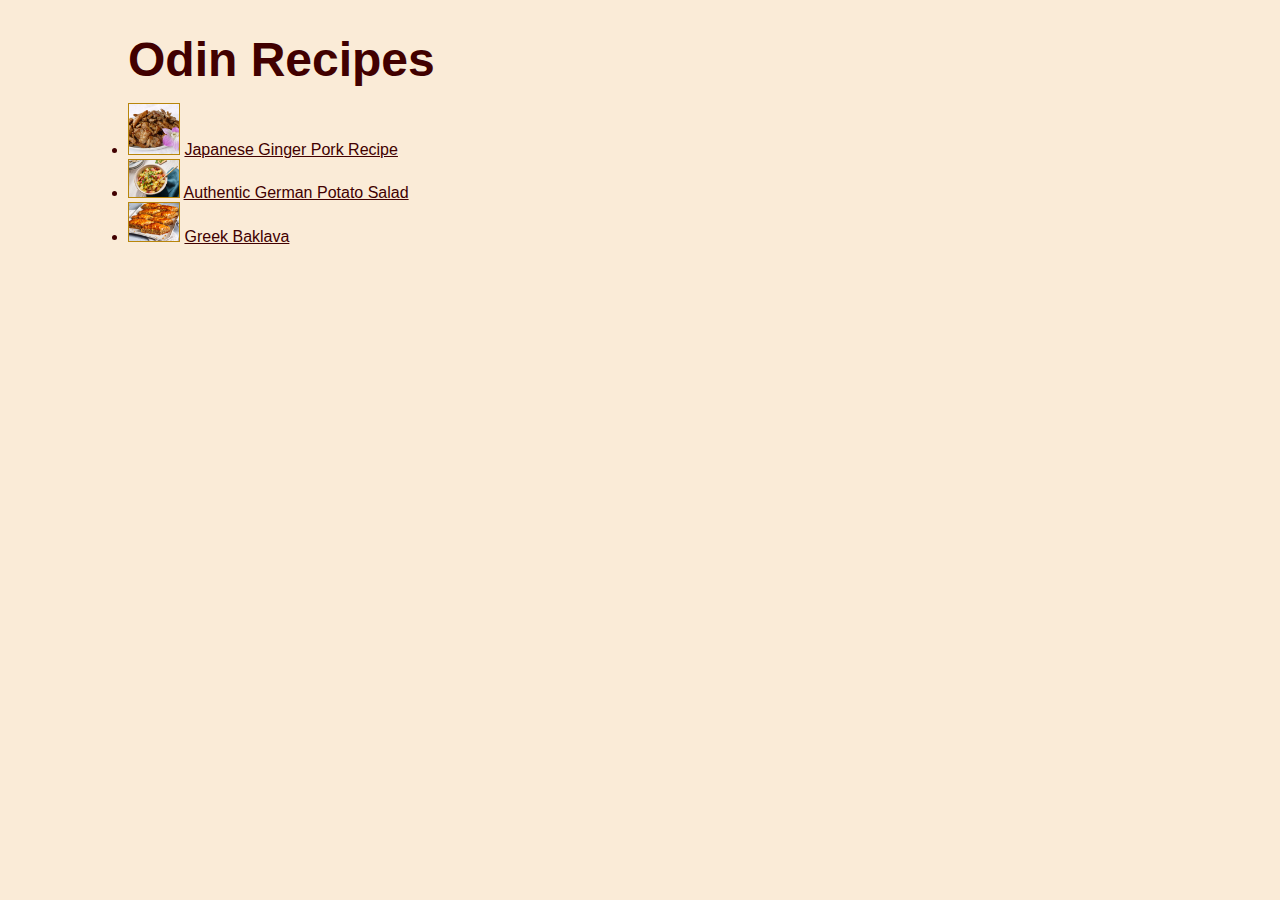
<file: index.html>
<!DOCTYPE html>
<html lang="en">
<head>
  <meta charset="UTF-8">
  <meta name="viewport" content="width=device-width, initial-scale=1.0">
  <title>Odin Recipes</title>
  <link rel="stylesheet" type="text/css" href="style.css">
</head>
<body>
  <h1 class="main-header">Odin Recipes</h1>
  <ul class="recipe-list">
    <li class="main-list-item">
      <img src="images/gingerPork.png" width="50">
      <a href="recipes/gingerPork.html">Japanese Ginger Pork Recipe</a>
    </li>
    <li class="main-list-item">
      <img src="images/authenticGermanPotatoSalad.png" width="50">
      <a href="recipes/authenticGermanPotatoSalad.html">Authentic German Potato Salad</a>
    </li>
    <li class="main-list-item">
      <img src="images/greekBaklava.png" width="50">   
      <a href="recipes/greekBaklava.html">Greek Baklava</a>
    </li>
  </ul>
</body>
</html>
</file>
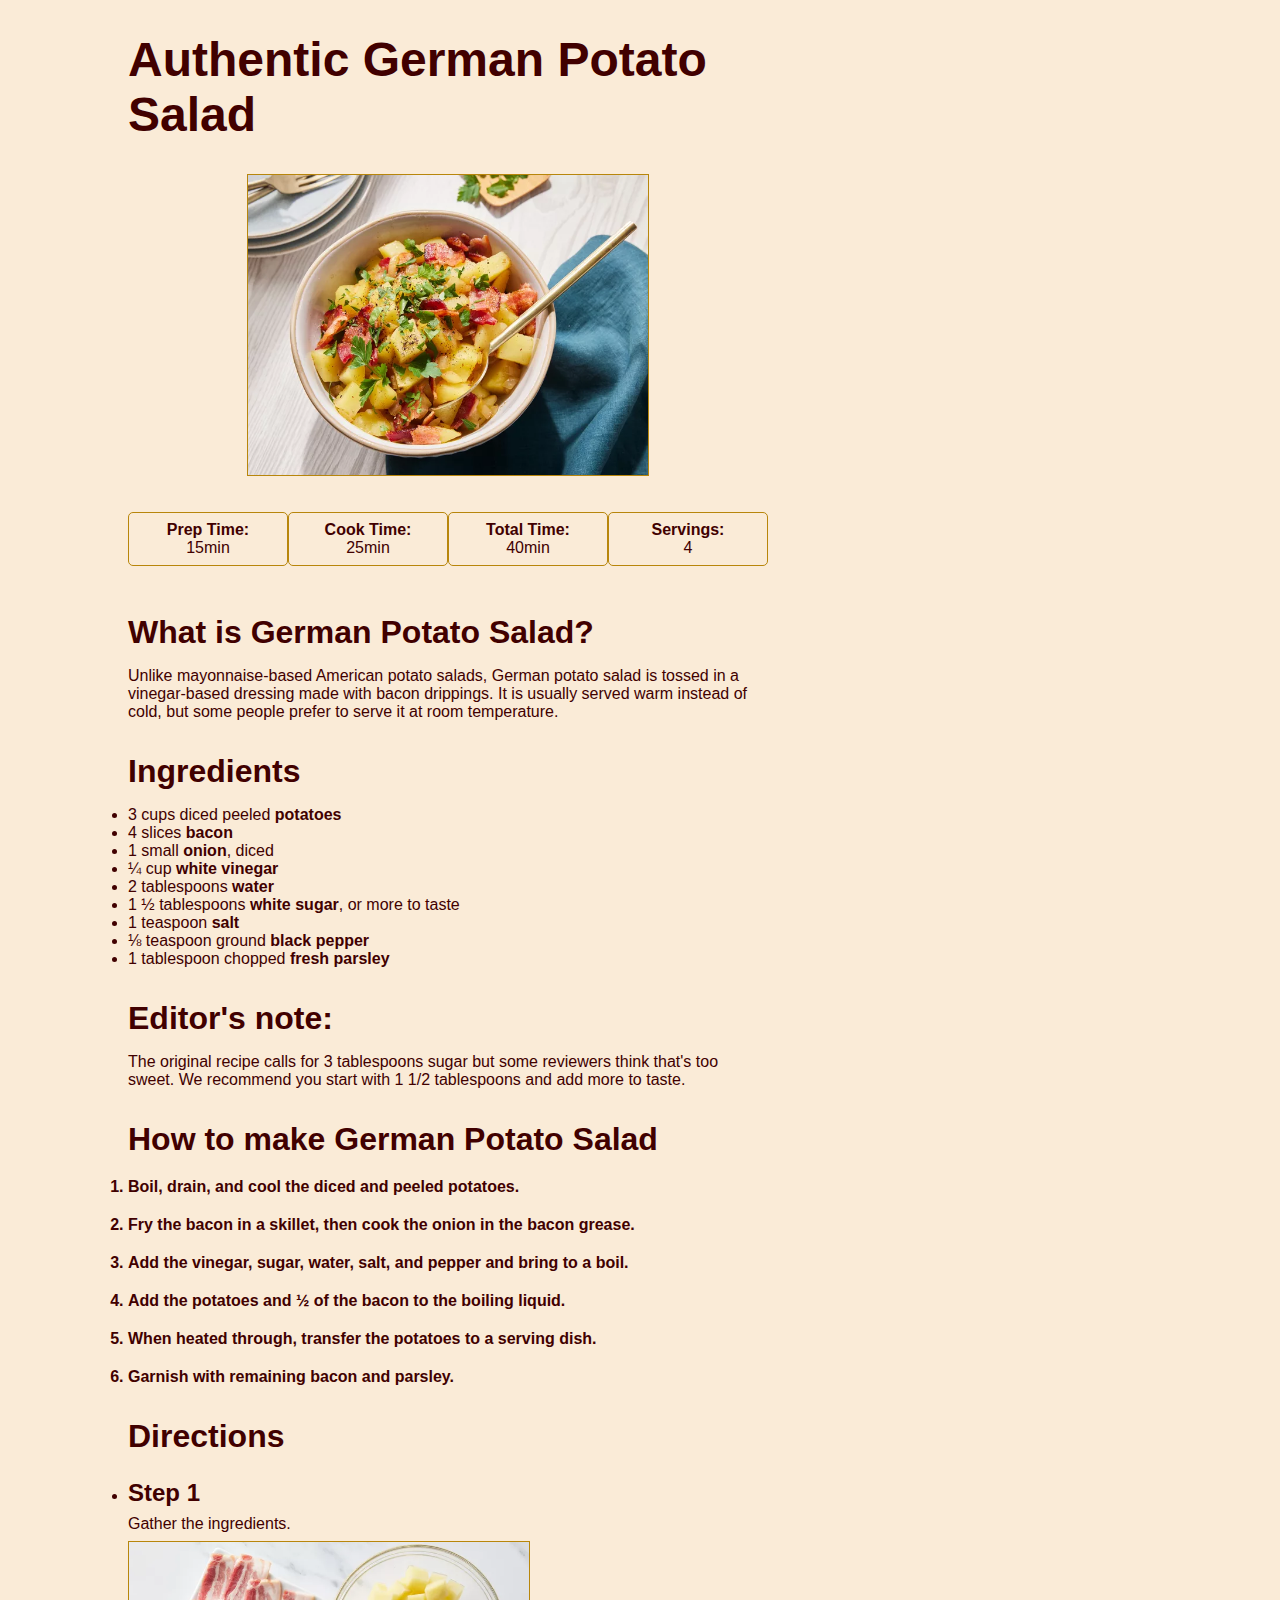
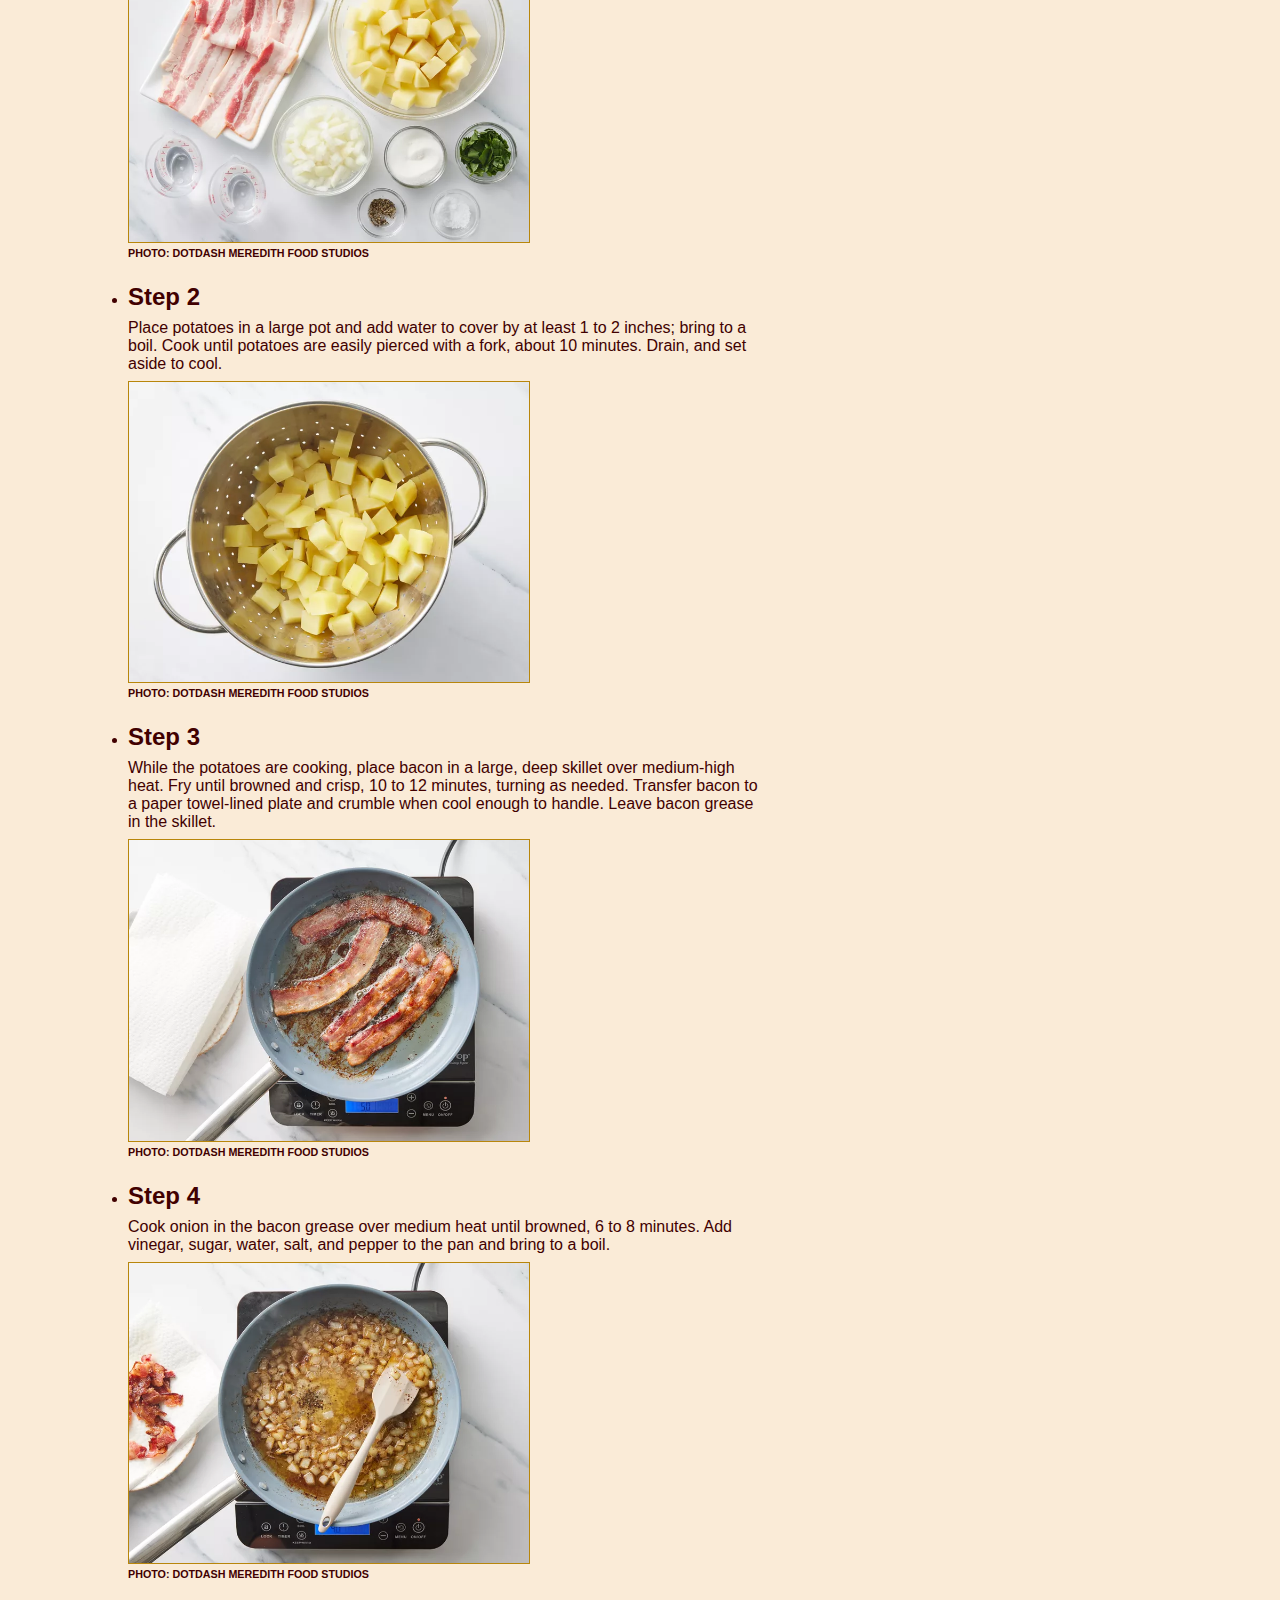
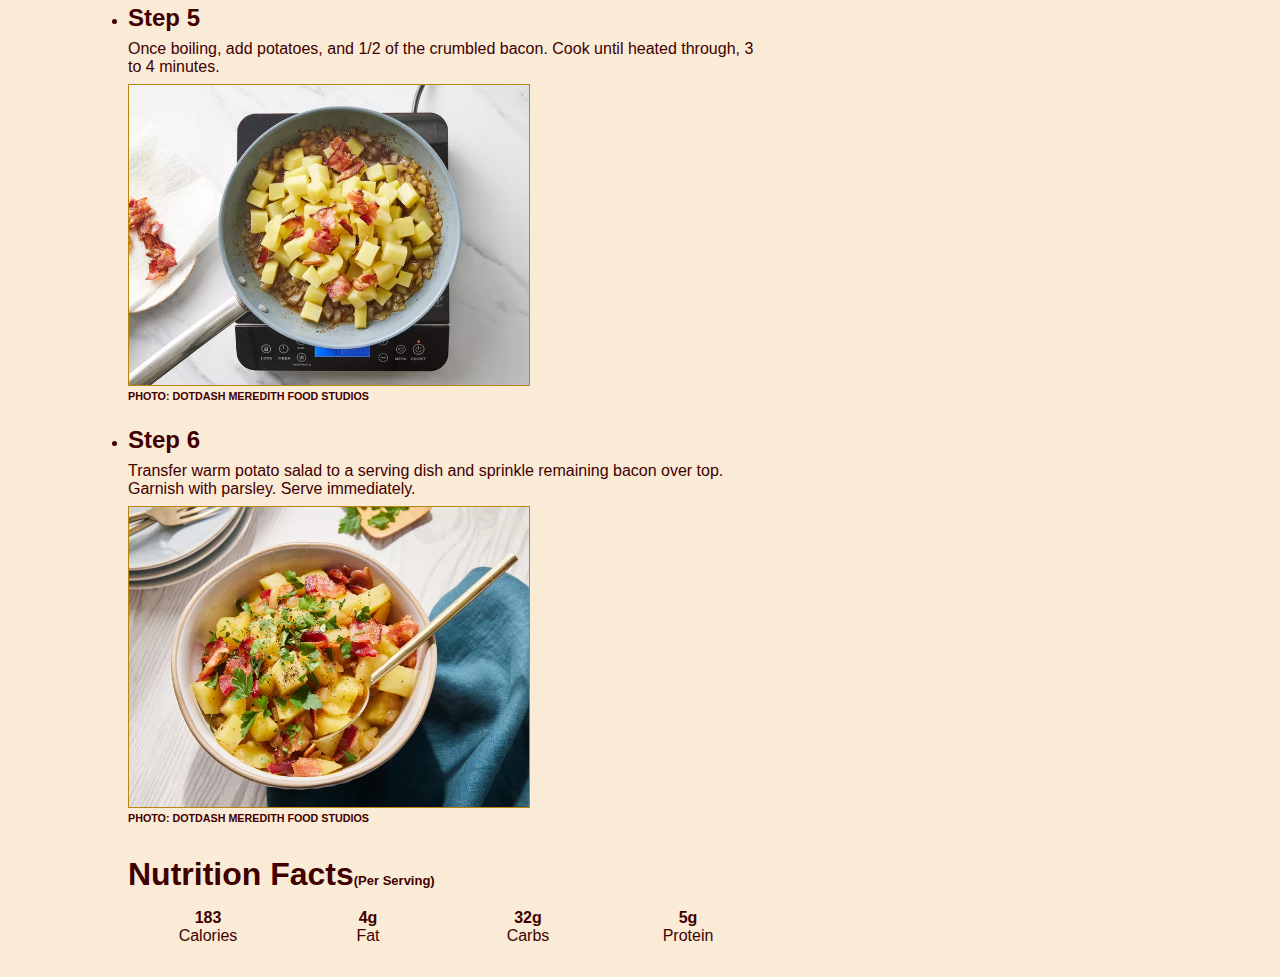
<file: recipes/authenticGermanPotatoSalad.html>
<!DOCTYPE html>
<html lang="en">
<head>
  <meta charset="UTF-8">
  <meta name="viewport" content="width=device-width, initial-scale=1.0">
  <title>Authentic German Potato Salad</title>
  <link rel="stylesheet" type="text/css" href="../style.css">
</head>
<body>
  <h1 class="heading">Authentic German Potato Salad</h1>
  <img class="main-image" src="../images/authenticGermanPotatoSalad.png" width="400">
  <div class="box-container">
    <div class="box1"><strong>Prep Time:</strong><br> 15min</div>
    <div class="box2"><strong>Cook Time:</strong><br> 25min</div>
    <div class="box3"><strong>Total Time:</strong><br> 40min</div>
    <div class="box4"><strong>Servings:</strong><br> 4</div>
  </div>
  <h3 class="description-header">What is German Potato Salad?</h3>
  <p class="description">Unlike mayonnaise-based American potato salads, German potato salad is 
    tossed in a vinegar-based dressing made with bacon drippings. It is usually 
    served warm instead of cold, but some people prefer to serve it at room 
    temperature.</p>
  <h3 class="ingredients-header">Ingredients</h3>
  <ul class="ingredients-list">
    <li>3 cups diced peeled <strong>potatoes</strong></li>
    <li>4 slices <strong>bacon</strong></li>
    <li>1 small <strong>onion</strong>, diced</li>
    <li>¼ cup <strong>white vinegar</strong></li>
    <li>2 tablespoons <strong>water</strong></li>
    <li>1 ½ tablespoons <strong>white sugar</strong>, or more to taste</li>
    <li>1 teaspoon <strong>salt</strong></li>
    <li>⅛ teaspoon ground <strong>black pepper</strong></li>
    <li>1 tablespoon chopped <strong>fresh parsley</strong></li>
  </ul>
  <h3>Editor's note:</h3>
  <p class="para">The original recipe calls for 3 tablespoons sugar but some reviewers 
    think that's too sweet. We recommend you start with 1 1/2 tablespoons and 
    add more to taste.</p>
  <h3 class="steps-header">How to make German Potato Salad</h3>
  <ol class="steps">
    <li class="steps-list-item">Boil, drain, and cool the diced and peeled potatoes.</li>
    <li class="steps-list-item">Fry the bacon in a skillet, then cook the onion in the bacon grease.</li>
    <li class="steps-list-item">Add the vinegar, sugar, water, salt, and pepper and bring to a boil.</li>
    <li class="steps-list-item">Add the potatoes and ½ of the bacon to the boiling liquid.</li>
    <li class="steps-list-item">When heated through, transfer the potatoes to a serving dish.</li>
    <li class="steps-list-item">Garnish with remaining bacon and parsley.</li>
  </ol>
  <h3 class="more-steps">Directions</h3>
  <ul>
    <li class="more-steps-list-item">
      <h4>Step 1</h4>
      <p class="list-item-paragraph">Gather the ingredients.</p>
      <img src="../images/authentic-German-Potato-Salad-Ingredients_1.png" width="400">
      <h6>PHOTO: DOTDASH MEREDITH FOOD STUDIOS</h6>
    </li>
    <li class="more-steps-list-item">
      <h4 class="steps-list-item">Step 2</h4>
      <p class="list-item-paragraph">
        Place potatoes in a large pot and add water to cover by at least 1 to 2 
        inches; bring to a boil. Cook until potatoes are easily pierced with a fork, 
        about 10 minutes. Drain, and set aside to cool.
      </p>
      <img src="../images/authentic-German-Potato-Salad-Ingredients_2.png" width="400">
      <h6>PHOTO: DOTDASH MEREDITH FOOD STUDIOS</h6>
    </li>
    <li class="more-steps-list-item">
      <h4 class="steps-list-item">Step 3</h4>
      <p class="list-item-paragraph">
        While the potatoes are cooking, place bacon in a large, deep skillet over 
        medium-high heat. Fry until browned and crisp, 10 to 12 minutes, turning as 
        needed. Transfer bacon to a paper towel-lined plate and crumble when cool 
        enough to handle. Leave bacon grease in the skillet.
      </p>
      <img src="../images/authentic-German-Potato-Salad-Ingredients_3.png" width="400">
      <h6>PHOTO: DOTDASH MEREDITH FOOD STUDIOS</h6>
    </li>
    <li class="more-steps-list-item">
      <h4 class="steps-list-item">Step 4</h4>
      <p class="list-item-paragraph">
        Cook onion in the bacon grease over medium heat until browned, 6 to 8 
        minutes. Add vinegar, sugar, water, salt, and pepper to the pan and bring to 
        a boil.
      </p>
      <img src="../images/authentic-German-Potato-Salad-Ingredients_4.png" width="400">
      <h6>PHOTO: DOTDASH MEREDITH FOOD STUDIOS</h6>
    </li>
    <li class="more-steps-list-item">
      <h4 class="steps-list-item">Step 5</h4>
      <p class="list-item-paragraph">
        Once boiling, add potatoes, and 1/2 of the crumbled bacon. 
        Cook until heated through, 3 to 4 minutes.
      </p>
      <img src="../images/authentic-German-Potato-Salad-Ingredients_5.png" width="400">
      <h6>PHOTO: DOTDASH MEREDITH FOOD STUDIOS</h6>
    </li>
    <li class="more-steps-list-item">
      <h4 class="steps-list-item">Step 6</h4>
      <p class="list-item-paragraph">
        Transfer warm potato salad to a serving dish and sprinkle remaining bacon 
        over top. Garnish with parsley. Serve immediately.
      </p>
      <img src="../images/authentic-German-Potato-Salad-Ingredients_6.png" width="400">
      <h6>PHOTO: DOTDASH MEREDITH FOOD STUDIOS</h6>
    </li>
  </ul>
  <h3 class="nut-heading">Nutrition Facts<span class="nut-span">(Per Serving)</span></h3>
  <div class="nut-container">
    <div class="nut-box1"><strong>183</strong><br>Calories</div>
    <div class="nut-box2"><strong>4g</strong><br>Fat</div>
    <div class="nut-box3"><strong>32g</strong><br>Carbs</div>
    <div class="nut-box4"><strong>5g</strong><br>Protein</div>
</body>
</html>
</file>
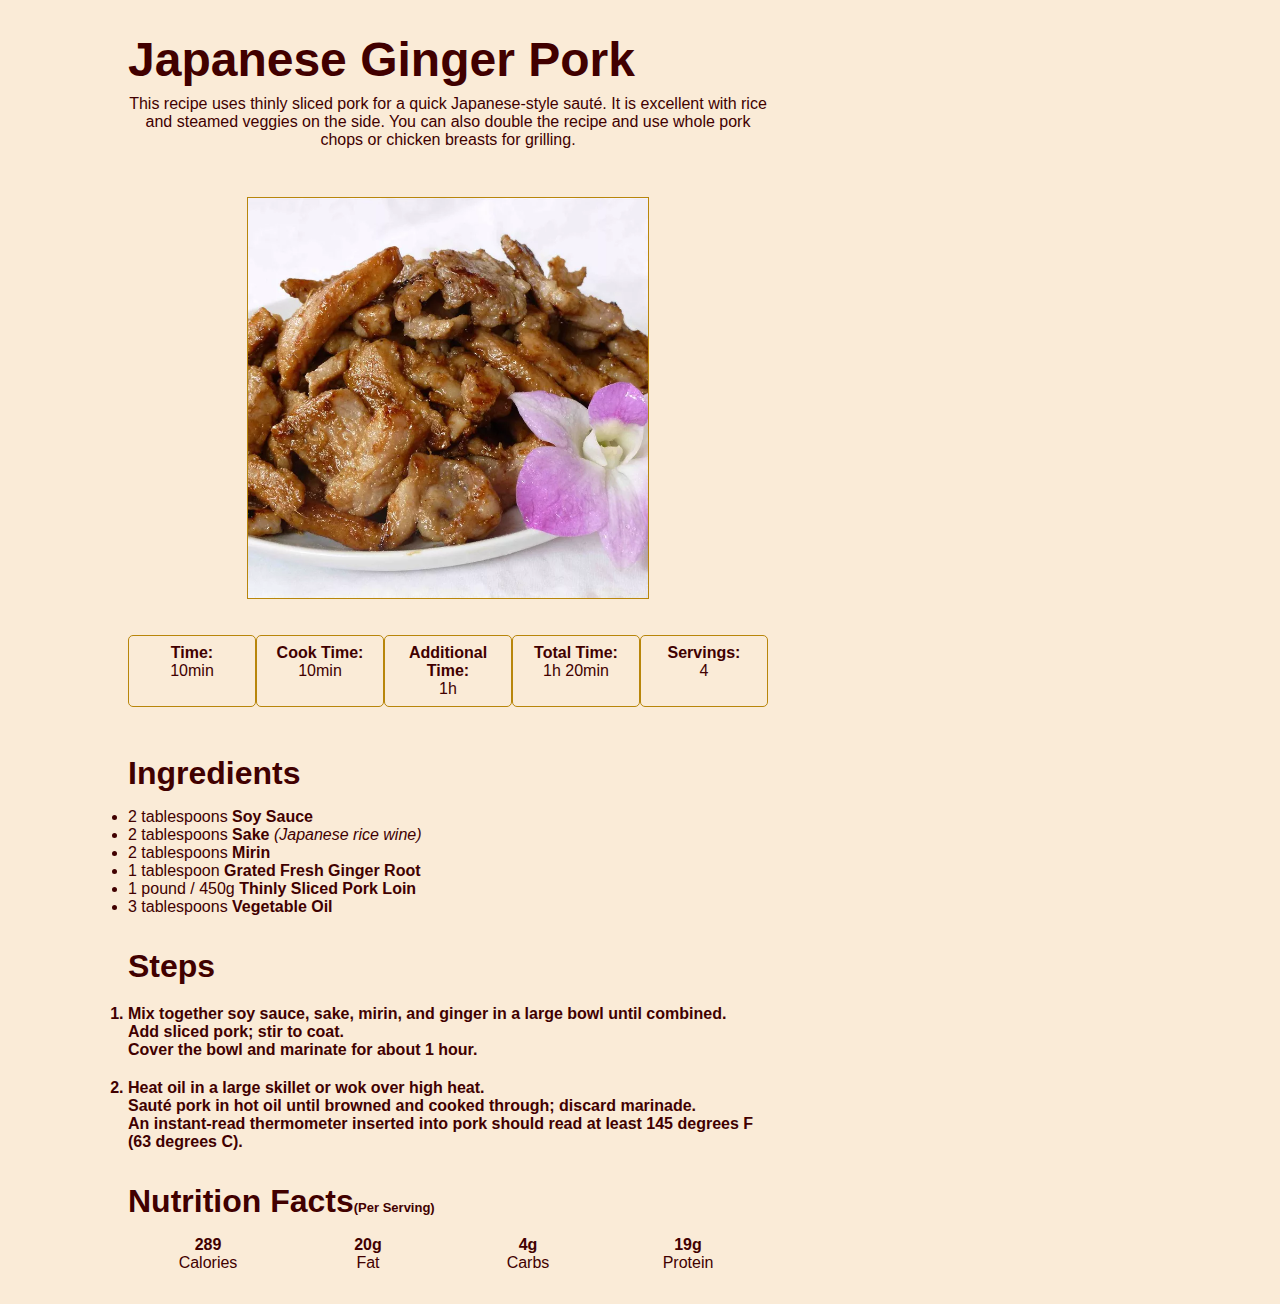
<file: recipes/gingerPork.html>
<!DOCTYPE html>
<html lang="en">
<head>
  <meta charset="UTF-8">
  <meta name="viewport" content="width=device-width, initial-scale=1.0">
  <title>Ginger Pork</title>
  <link rel="stylesheet" type="text/css" href="../style.css">
</head>
<body>
  <h1 class="heading">Japanese Ginger Pork</h1>
  <p class="heading-para">This recipe uses thinly sliced pork for a quick 
    Japanese-style sauté. It is excellent with rice and steamed veggies on the 
    side. You can also double the recipe and use whole pork chops or chicken 
    breasts for grilling.</p>
  <img class="main-image" src="../images/gingerPork.png" width="400">
  <div class="box-container">
    <div class="box1"><strong>Time:</strong><br> 10min</div>
    <div class="box2"><strong>Cook Time:</strong><br> 10min</div>
    <div class="box3"><strong>Additional Time:</strong><br> 1h</div>
    <div class="box4"><strong>Total Time:</strong><br> 1h 20min</div>
    <div class="box5"><strong>Servings:</strong><br> 4</div>
  </div>
  <h3 class="ingredients-header">Ingredients</h3>
  <ul class="ingredients-list">
    <li>2 tablespoons <strong>Soy Sauce</strong></li>
    <li>2 tablespoons <strong>Sake</strong> <em>(Japanese rice wine)</em></li>
    <li>2 tablespoons <strong>Mirin</strong></li>
    <li>1 tablespoon <strong>Grated Fresh Ginger Root</strong></li>
    <li>1 pound / 450g <strong>Thinly Sliced Pork Loin</strong></li>
    <li>3 tablespoons <strong>Vegetable Oil</strong></li>
  </ul>
  <h3 class="steps-header">Steps</h3>
  <ol class="steps">
    <li class="steps-list-item">Mix together soy sauce, sake, mirin, and ginger in a large bowl until 
      combined.<br>Add sliced pork; stir to coat.<br>Cover the bowl and marinate for 
      about 1 hour.</li>
    <li class="steps-list-item">Heat oil in a large skillet or wok over high heat. 
    <br>Sauté pork in hot oil until browned and cooked through; discard marinade. 
    <br>An instant-read thermometer inserted into pork should read at least 
      145 degrees F (63 degrees C).</li>
  </ol>
  <h3 class="nut-heading">Nutrition Facts<span class="nut-span">(Per Serving)</span></h3>
  <div class="nut-container">
    <div class="nut-box1"><strong>289</strong><br>Calories</div>
    <div class="nut-box2"><strong>20g</strong><br>Fat</div>
    <div class="nut-box3"><strong>4g</strong><br>Carbs</div>
    <div class="nut-box4"><strong>19g</strong><br>Protein</div>
  </div>
</body>
</html>
</file>
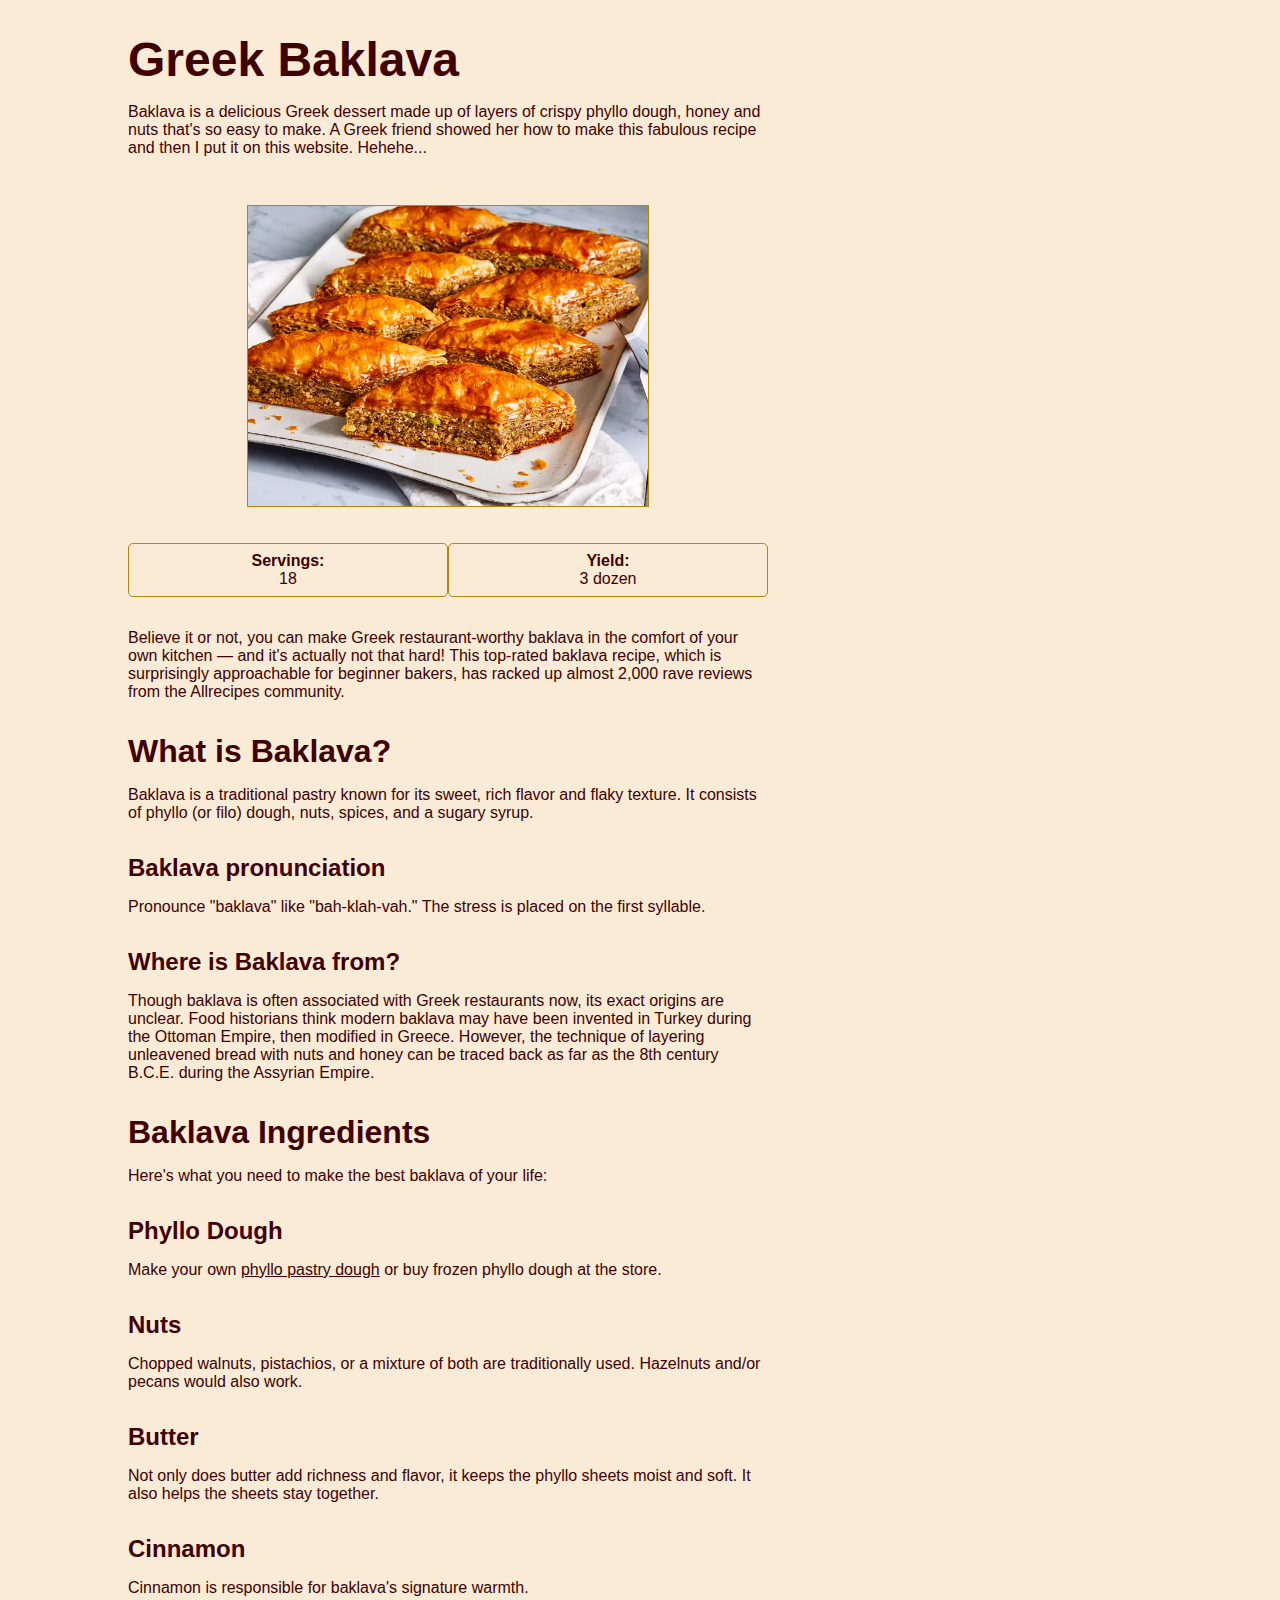
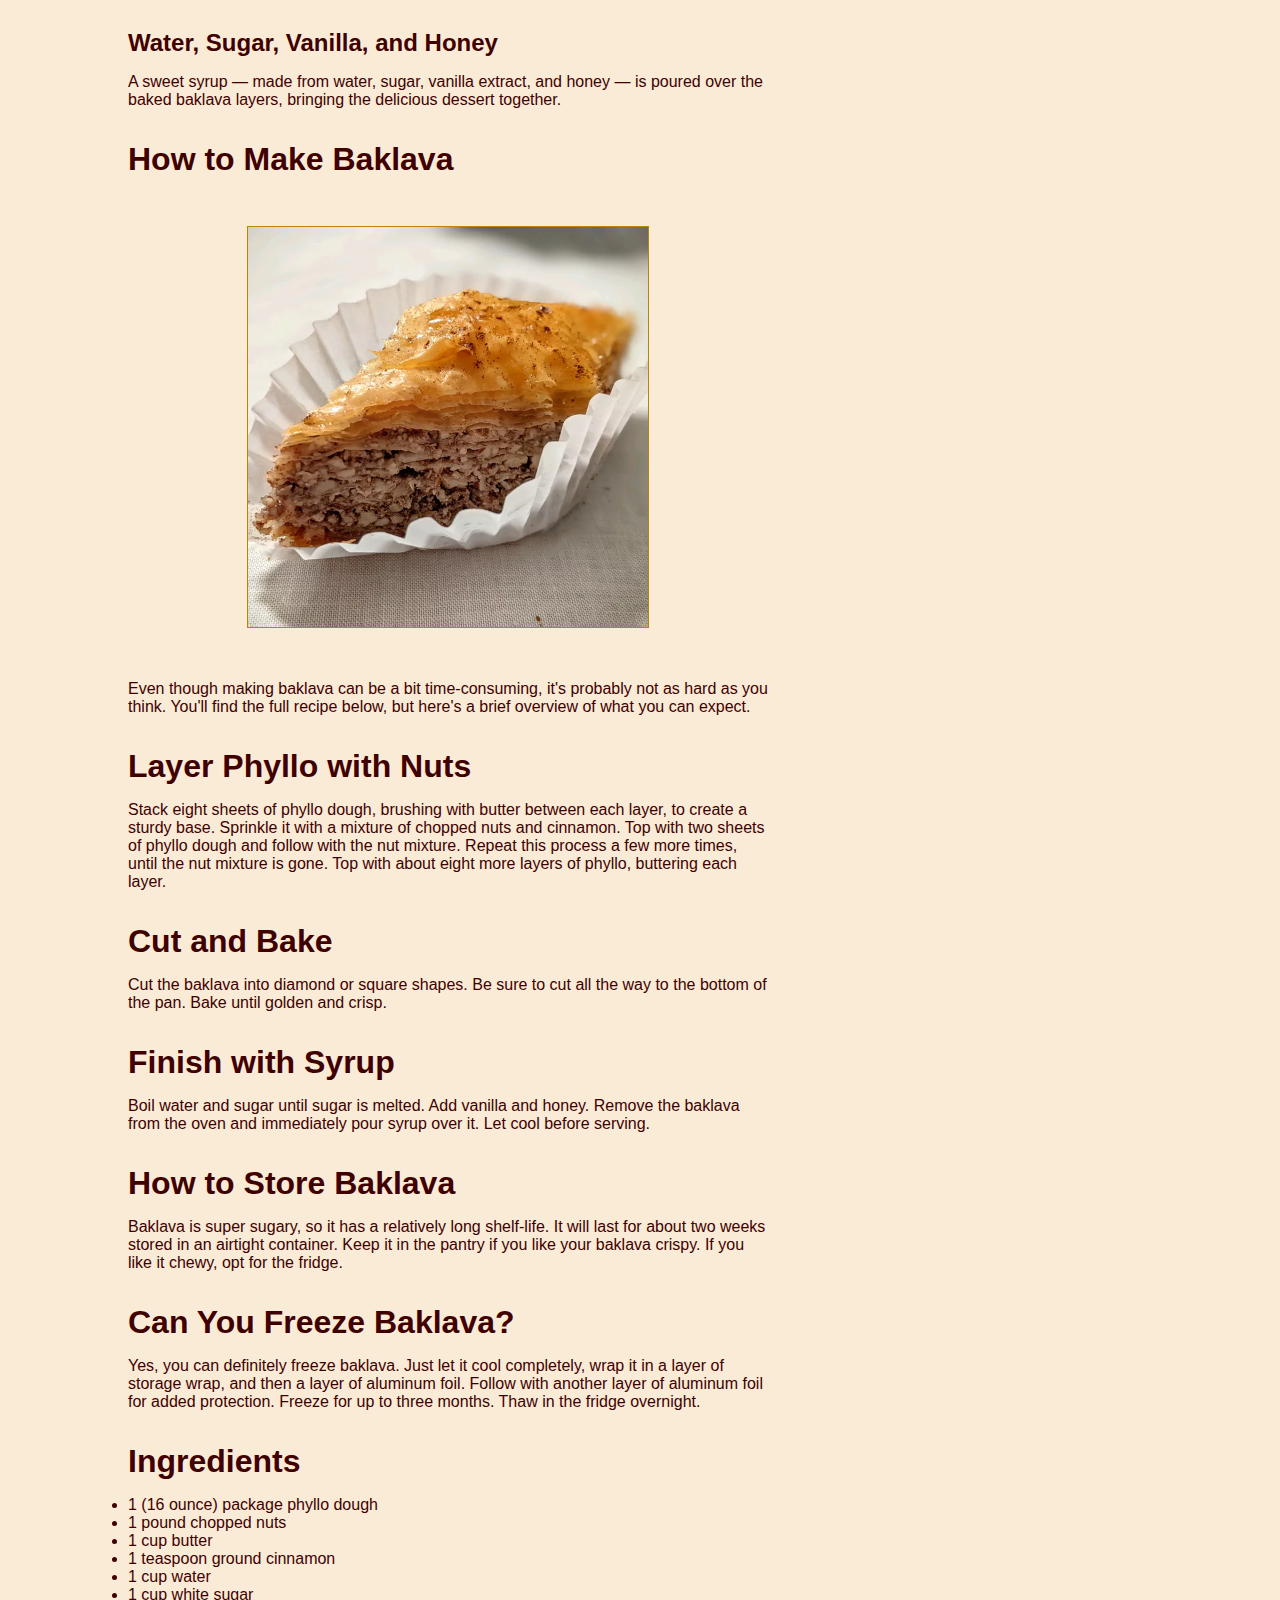
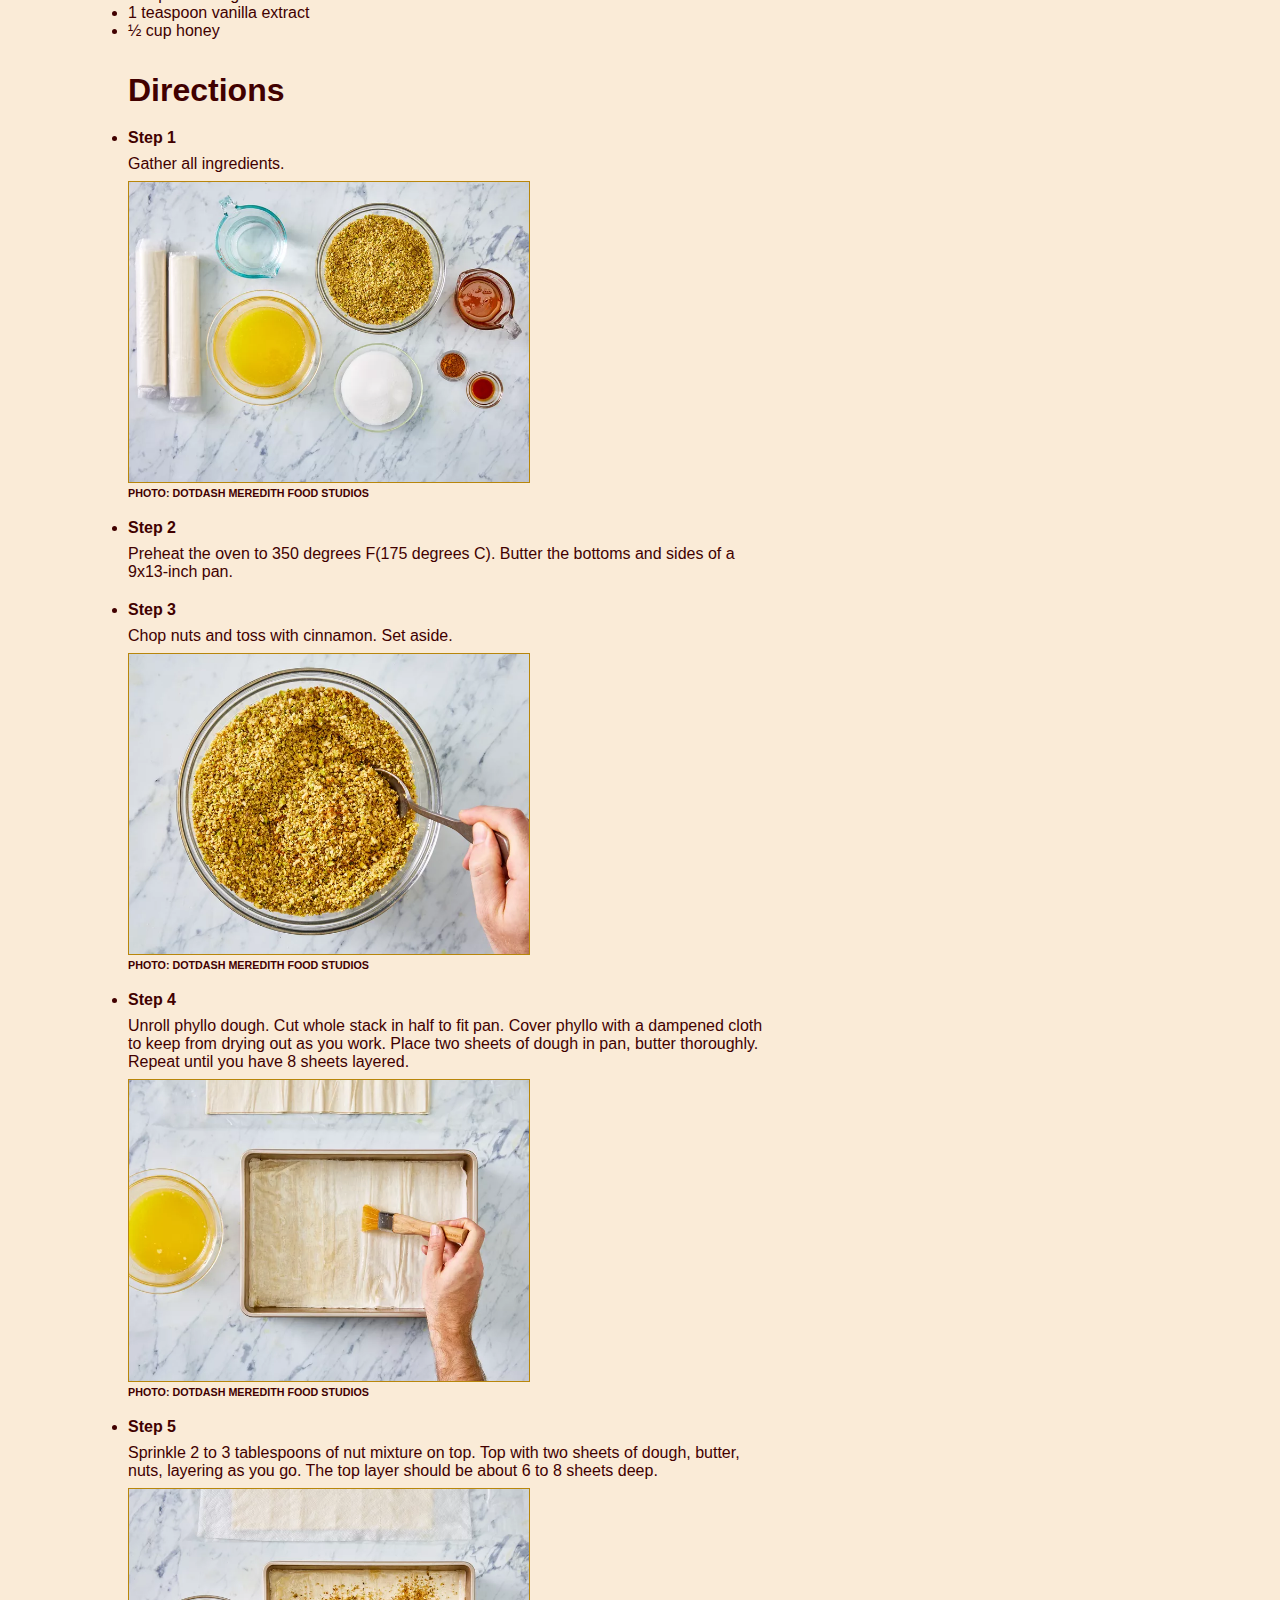
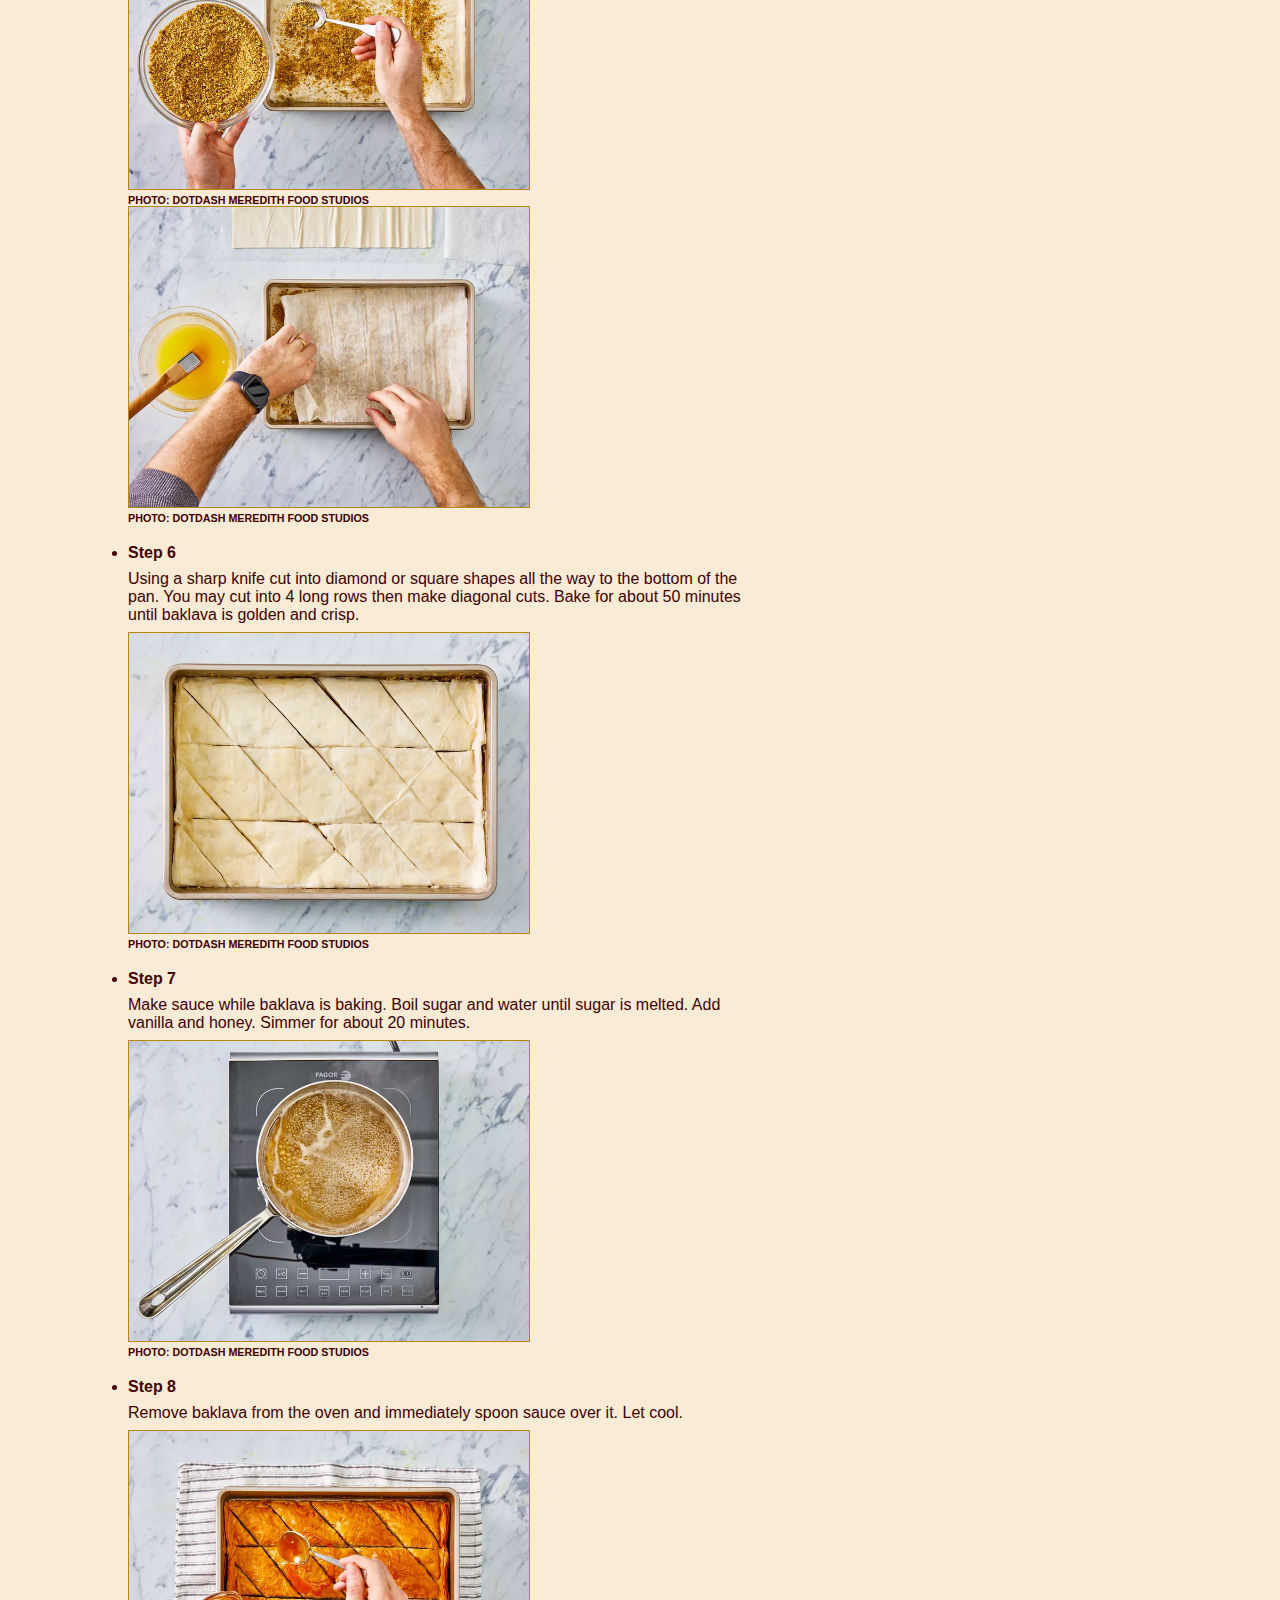
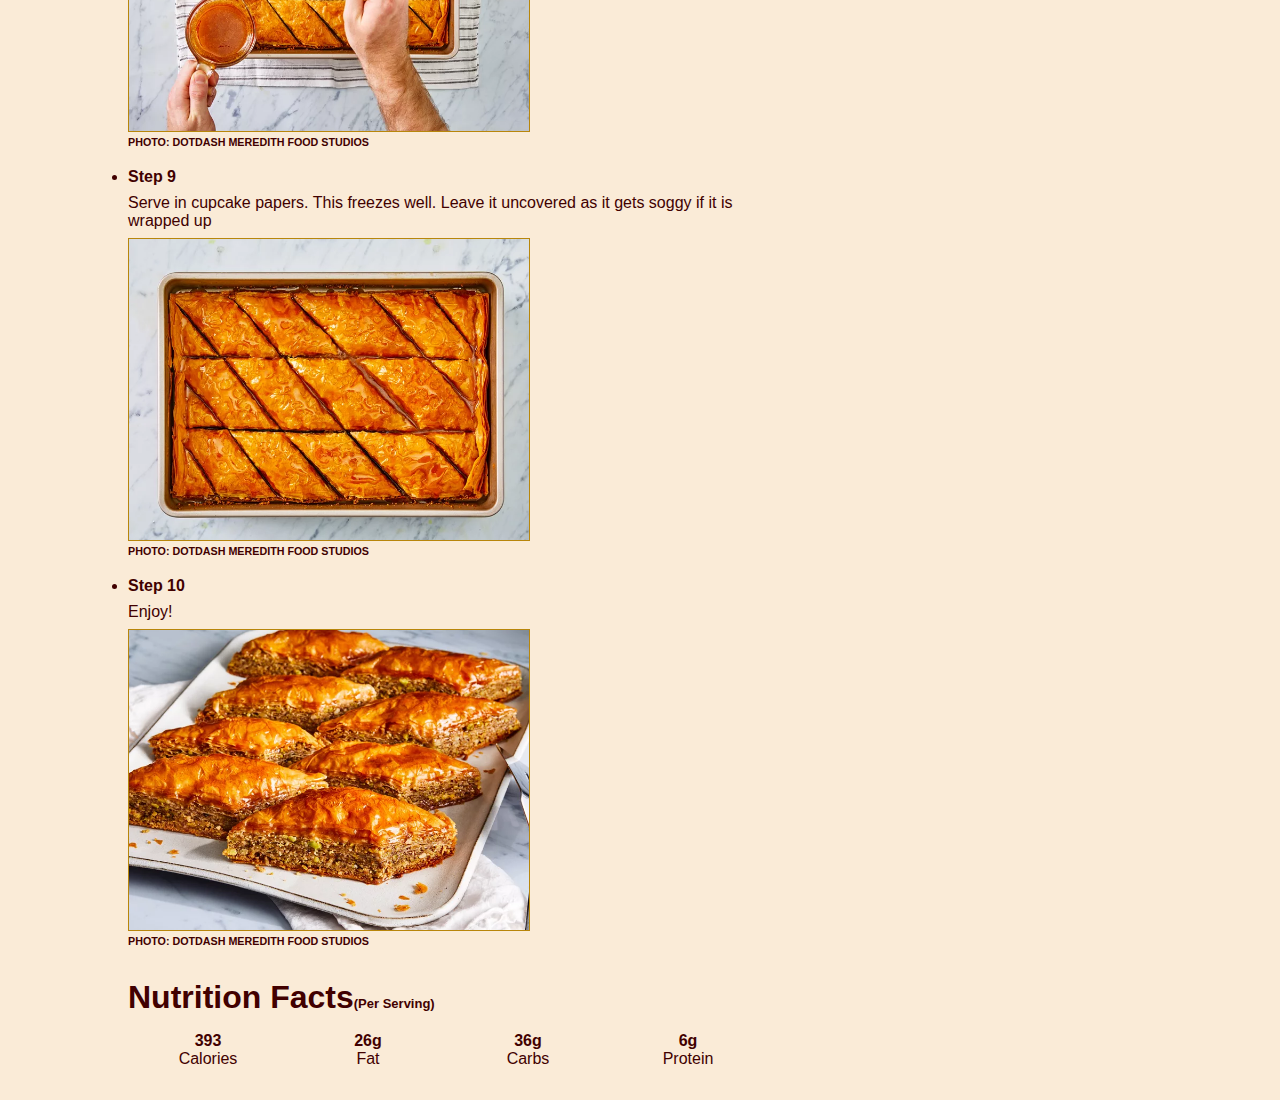
<file: recipes/greekBaklava.html>
<!DOCTYPE html>
<html lang="en">
<head>
  <meta charset="UTF-8">
  <meta name="viewport" content="width=device-width, initial-scale=1.0">
  <title>Greek Baklava</title>
  <link rel="stylesheet" type="text/css" href="../style.css">
</head>
<body>
  <h1 class="heading">Greek Baklava</h1>
  <p class="para">
    Baklava is a delicious Greek dessert made up of layers of crispy phyllo dough, 
    honey and nuts that's so easy to make. A Greek friend showed her how to make 
    this fabulous recipe and then I put it on this website. Hehehe...
  </p>
  <img class="main-image" src="../images/greekBaklava.png" width="400">
  <div class="box-container">
    <div class="box1"><strong>Servings:</strong><br> 18</div>
    <div class="box2"><strong>Yield:</strong><br> 3 dozen</div>
  </div>
  <p class="para">
    Believe it or not, you can make Greek restaurant-worthy baklava in the 
    comfort of your own kitchen — and it's actually not that hard! This top-rated 
    baklava recipe, which is surprisingly approachable for beginner bakers, 
    has racked up almost 2,000 rave reviews from the Allrecipes community.
  </p>
  <h3 class="description-header">What is Baklava?</h3>
  <p class="description">Baklava is a traditional pastry known for its sweet, 
    rich flavor and flaky texture. It consists of phyllo (or filo) dough, nuts, 
    spices, and a sugary syrup.</p>
  <h4 class="h4-titles">Baklava pronunciation</h4>
  <p class="para">Pronounce "baklava" like "bah-klah-vah." The stress is placed on the 
    first syllable.</p>
  <h4 class="h4-titles">Where is Baklava from?</h4>
  <p class="para">Though baklava is often associated with Greek restaurants now, its exact 
    origins are unclear.
    Food historians think modern baklava may have been invented in Turkey during 
    the Ottoman Empire, then modified in Greece. However, the technique of layering 
    unleavened bread with nuts and honey can be traced back as far as the 8th 
    century B.C.E. during the Assyrian Empire.</p>
  <h3 class="h3-titles">Baklava Ingredients</h3>
  <p class="para">Here's what you need to make the best baklava of your life:</p>
  <h4 class="h4-titles">Phyllo Dough</h4>
  <p class="para">
    Make your own <a 
    href="https://www.allrecipes.com/recipe/259481/homemade-phyllo-or-filo-dough/"
    rel="noopener noreferrer">phyllo pastry dough</a> or buy frozen phyllo dough 
    at the store.
  </p>
  <h4 class="h4-titles">Nuts</h4>
    <p class="para">
      Chopped walnuts, pistachios, or a mixture of both are traditionally used. 
      Hazelnuts and/or pecans would also work.
    </p>
  <h4 class="h4-titles">Butter</h4>
    <p class="para">
      Not only does butter add richness and flavor, it keeps the phyllo sheets 
      moist and soft. It also helps the sheets stay together.
    </p>
  <h4 class="h4-titles">Cinnamon</h4>
    <p class="para">
      Cinnamon is responsible for baklava's signature warmth.
    </p>
  <h4 class="h4-titles">Water, Sugar, Vanilla, and Honey</h4>
    <p class="para">
      A sweet syrup — made from water, sugar, vanilla extract, and honey — is 
      poured over the baked baklava layers, bringing the delicious dessert 
      together.
    </p>
  <h3 class="h3-titles">How to Make Baklava</h3>
  <img class="main-image" src="../images/greek-baklava-s-tuttle.png" width="400px">
  <p class="para">Even though making baklava can be a bit time-consuming, 
    it's probably not as hard as you think. You'll find the full recipe below, 
    but here's a brief overview of what you can expect.</p>
  <h3 class="h3-titles">Layer Phyllo with Nuts</h3>
  <p class="para">Stack eight sheets of phyllo dough, brushing with butter between each layer, 
    to create a sturdy base. Sprinkle it with a mixture of chopped nuts and cinnamon.
     Top with two sheets of phyllo dough and follow with the nut mixture. Repeat this 
     process a few more times, until the nut mixture is gone. Top with about eight 
     more layers of phyllo, buttering each layer.</p>
  <h3 class="h3-titles">Cut and Bake</h3>
  <p class="para">Cut the baklava into diamond or square shapes. Be sure to cut all the way 
    to the bottom of the pan. Bake until golden and crisp.</p>
  <h3 class="h3-titles">Finish with Syrup</h3>
  <p class="para">Boil water and sugar until sugar is melted. Add vanilla and honey. 
    Remove the baklava from the oven and immediately pour syrup over it. Let cool 
    before serving.</p>
  <h3 class="h3-titles">How to Store Baklava</h3>
  <p class="para">Baklava is super sugary, so it has a relatively long shelf-life. 
    It will last for about two weeks stored in an airtight container. Keep 
    it in the pantry if you like your baklava crispy. If you like it chewy, 
    opt for the fridge.</p>
  <h3 class="h3-titles">Can You Freeze Baklava?</h3>
  <p class="para">Yes, you can definitely freeze baklava. Just let it cool completely, 
    wrap it in a layer of storage wrap, and then a layer of aluminum foil. 
    Follow with another layer of aluminum foil for added protection. Freeze for 
    up to three months. Thaw in the fridge overnight.</p>
  <h3 class="ingredients-header">Ingredients</h3>
  <ul class="ingredients-list">
    <li>1 (16 ounce) package phyllo dough</li>
    <li>1 pound chopped nuts</li>
    <li>1 cup butter</li>
    <li>1 teaspoon ground cinnamon</li>
    <li>1 cup water</li>
    <li>1 cup white sugar</li>
    <li>1 teaspoon vanilla extract</li>
    <li>½ cup honey</li>
  </ul>
  <h3 class="steps-header">Directions</h3>
  <ul class="steps">
    <li class="steps-list-item">Step 1</li>
      <p class="list-item-paragraph">Gather all ingredients.</p>
      <img src="../images/greek-Baklava_1.png" width="400">
      <h6>PHOTO: DOTDASH MEREDITH FOOD STUDIOS</h6>
    <li class="steps-list-item">Step 2</li>
      <p class="list-item-paragraph">Preheat the oven to 350 degrees F(175 degrees C). Butter the bottoms and sides of a 9x13-inch pan.</p>
    <li class="steps-list-item">Step 3</li>
      <p class="list-item-paragraph">Chop nuts and toss with cinnamon. Set aside.</p>
      <img src="../images/greek-Baklava_2_3.png" width="400">
      <h6>PHOTO: DOTDASH MEREDITH FOOD STUDIOS</h6>
    <li class="steps-list-item">Step 4</li>
      <p class="list-item-paragraph">Unroll phyllo dough. Cut whole stack in half to fit pan. Cover phyllo with a dampened cloth to keep from drying out as you work. Place two sheets of dough in pan, butter thoroughly. Repeat until you have 8 sheets layered.</p>
      <img src="../images/greek-Baklava_4.png" width="400">
      <h6>PHOTO: DOTDASH MEREDITH FOOD STUDIOS</h6>
    <li class="steps-list-item">Step 5</li>
      <p class="list-item-paragraph">Sprinkle 2 to 3 tablespoons of nut mixture on top. Top with two sheets of dough, butter, nuts, layering as you go. The top layer should be about 6 to 8 sheets deep.</p>
      <img src="../images/greek-Baklava_5.png" width="400">
      <h6>PHOTO: DOTDASH MEREDITH FOOD STUDIOS</h6>
      <img src="../images/greek-Baklava_6.png" width="400">
      <h6>PHOTO: DOTDASH MEREDITH FOOD STUDIOS</h6>
    <li class="steps-list-item">Step 6</li>
      <p class="list-item-paragraph">Using a sharp knife cut into diamond or square shapes all the way to the bottom of the pan. You may cut into 4 long rows then make diagonal cuts. Bake for about 50 minutes until baklava is golden and crisp.</p>
      <img src="../images/greek-Baklava_7.png" width="400">
      <h6>PHOTO: DOTDASH MEREDITH FOOD STUDIOS</h6>
    <li class="steps-list-item">Step 7</li>
      <p class="list-item-paragraph">Make sauce while baklava is baking. Boil sugar and water until sugar is melted. Add vanilla and honey. Simmer for about 20 minutes.</p>
      <img src="../images/greek-Baklava_8.png" width="400">
      <h6>PHOTO: DOTDASH MEREDITH FOOD STUDIOS</h6>
    <li class="steps-list-item">Step 8</li>
      <p class="list-item-paragraph">Remove baklava from the oven and immediately spoon sauce over it. Let cool.</p>
      <img src="../images/greek-Baklava_9.png" width="400">
      <h6>PHOTO: DOTDASH MEREDITH FOOD STUDIOS</h6>
    <li class="steps-list-item">Step 9</li>
      <p class="list-item-paragraph">Serve in cupcake papers. This freezes well. Leave it uncovered as it gets soggy if it is wrapped up</p>
      <img src="../images/greek-Baklava_10.png" width="400">
      <h6>PHOTO: DOTDASH MEREDITH FOOD STUDIOS</h6>
    <li class="steps-list-item">Step 10</li>
      <p class="list-item-paragraph">Enjoy!</p>
      <img src="../images/greek-Baklava_11.png" width="400">
      <h6>PHOTO: DOTDASH MEREDITH FOOD STUDIOS</h6>
  </ul>
  <h3 class="nut-heading">Nutrition Facts<span class="nut-span">(Per Serving)</span></h3>
  <div class="nut-container">
    <div class="nut-box1"><strong>393</strong><br>Calories</div>
    <div class="nut-box2"><strong>26g</strong><br>Fat</div>
    <div class="nut-box3"><strong>36g</strong><br>Carbs</div>
    <div class="nut-box4"><strong>6g</strong><br>Protein</div>
</body>
</html>
</file>
<file: style.css>
*
*::before
*::after {
  box-sizing: border-box;
}

* {
  margin: 0 auto;
  padding: 0;
}

body {
  background-color: antiquewhite;
  font-family: Verdana, Geneva, Tahoma, sans-serif;
  text-align: center;
  color: rgb(65, 0, 0);
  margin: 32px 512px 32px 128px;
}

h1 {
  font-size: 48px;
}

h3 {
  text-align: left;
  font-size: 32px;
  margin-top: 32px;
  margin-bottom: 16px;
}

h4 {
  font-size: 24px;
}

img {
  border: 1px solid darkgoldenrod;
}

a {
  color: rgb(65, 0, 0);
}

a:visited {
  color: rebeccapurple;
}

/*main page*/

.main-header {
  margin-top: 32px;
  margin-bottom: 16px;
}

/* recipes */

.heading {
  margin-top: 32px;
}

.heading-para {
  margin: 8px 0 16px 0;
}

.main-image {
  margin: 32px 8px 32px 8px;
}

.box-container {
  display: flex;
}

.box1, .box2, .box3,
.box4, .box5, .box6 {
  flex: 1;
  margin-bottom: 16px;
  border: 1px solid darkgoldenrod;
  border-radius: 5px;
  padding: 8px;
}

.description-header {
  margin-top: 32px;
  margin-bottom: 16px;
}

.ingredients-header {
  margin-top: 32px;
  margin-bottom: 16px;
}

.steps-header {
  margin-top: 32px;
  margin-bottom: 16px;
}

.steps-list-item {
  margin-top: 20px;
  margin-bottom: 8px;
  font-weight: 700;
}

.list-item-paragraph {
  margin: 8px 0;
}

.more-steps-list-item {
  margin-top: 24px;
}

.serving-box {
  writing-mode: horizontal-tb;
}

.h3-titles {
  margin-top: 32px;
  margin-bottom: 16px;
}

.h4-titles {
  margin-top: 32px;
  margin-bottom: 16px;
}

.para {
  margin-bottom: 16px;
  margin-top: 16px;
}

.nut-heading {
  border: 2px;
  margin-top: 32px;
  margin-bottom: 16px;
}

.nut-span {
  font-size: small;
}

.nut-container {
  display: flex;
}

.nut-box1, .nut-box2,
.nut-box3, .nut-box4 {
  flex: 1;
}

.heading, .description-header, .description, .ingredients-header, .ingredients-list,
.h3-titles, .h4-titles, .para, .steps-header, .steps, .more-steps-list-item, .main-header,
.main-list-item, .recipe-list, .nut-heading {
  text-align: left;
}
</file>
